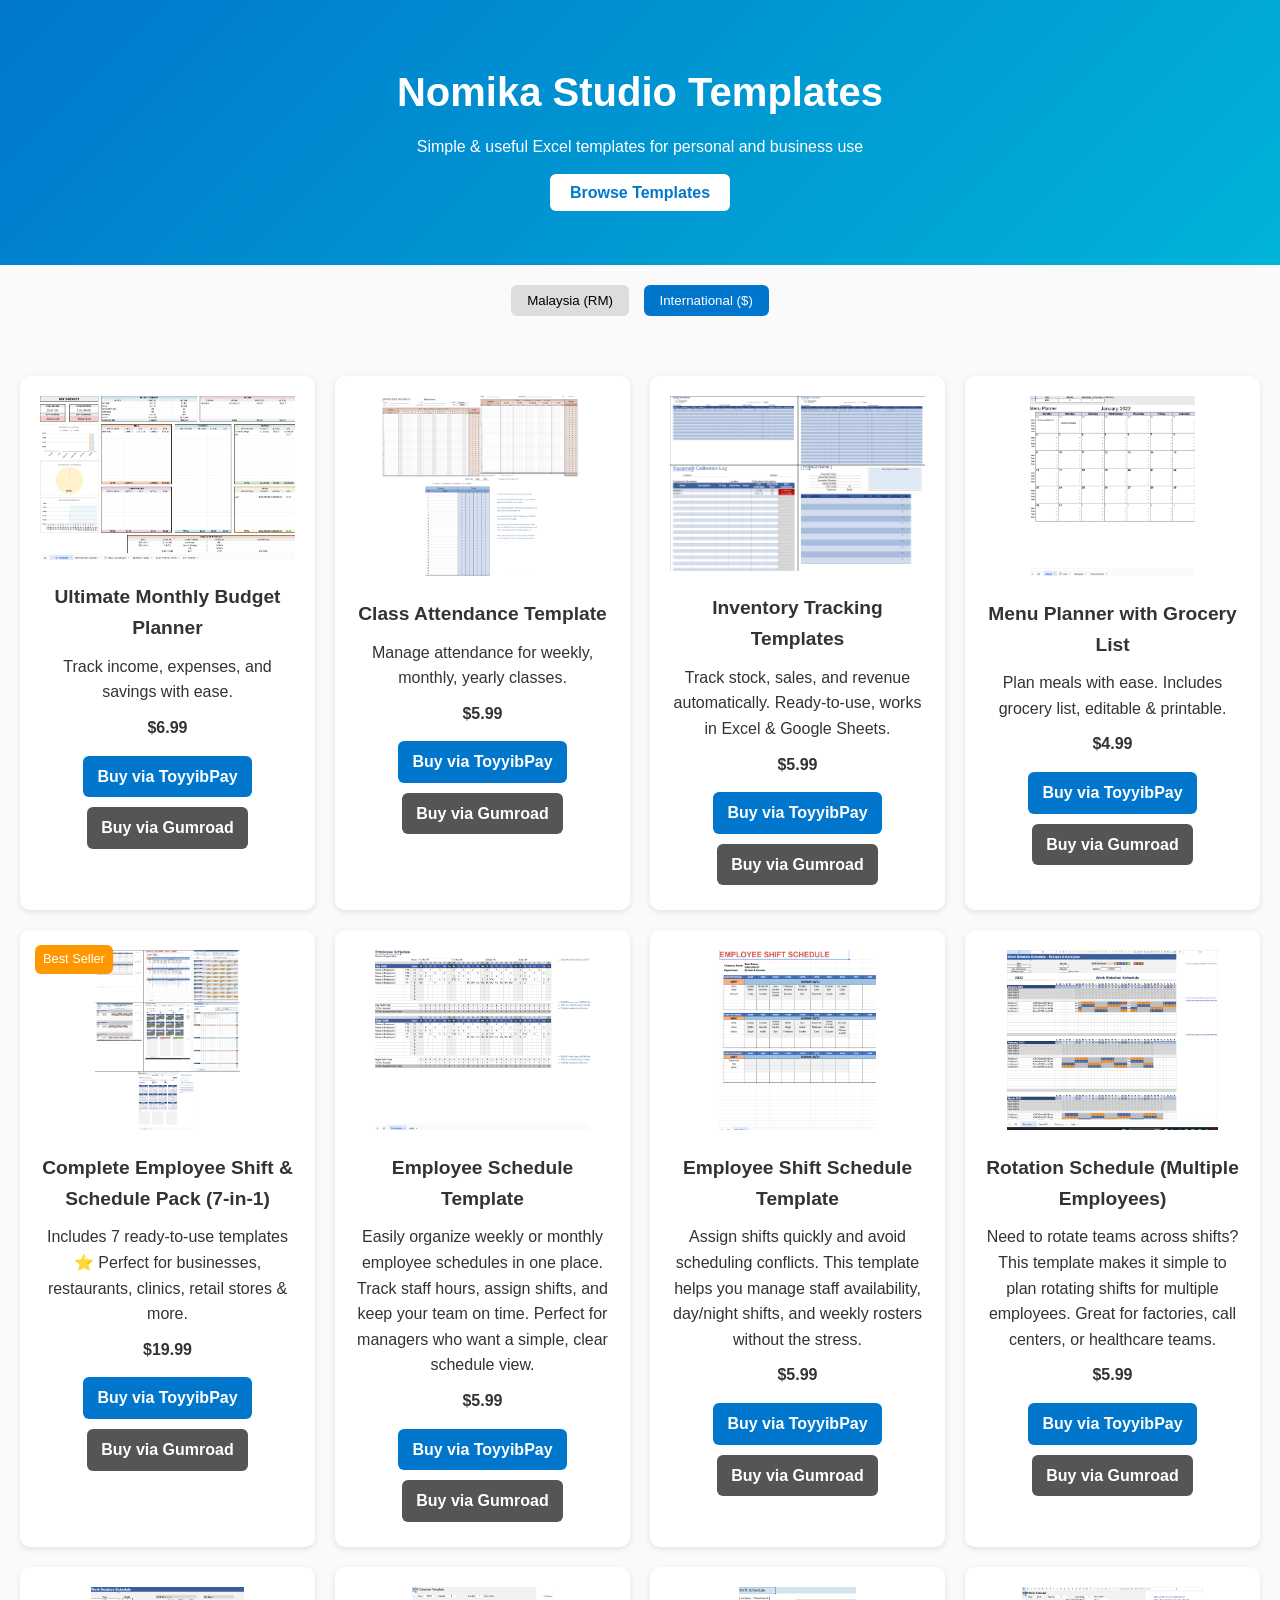
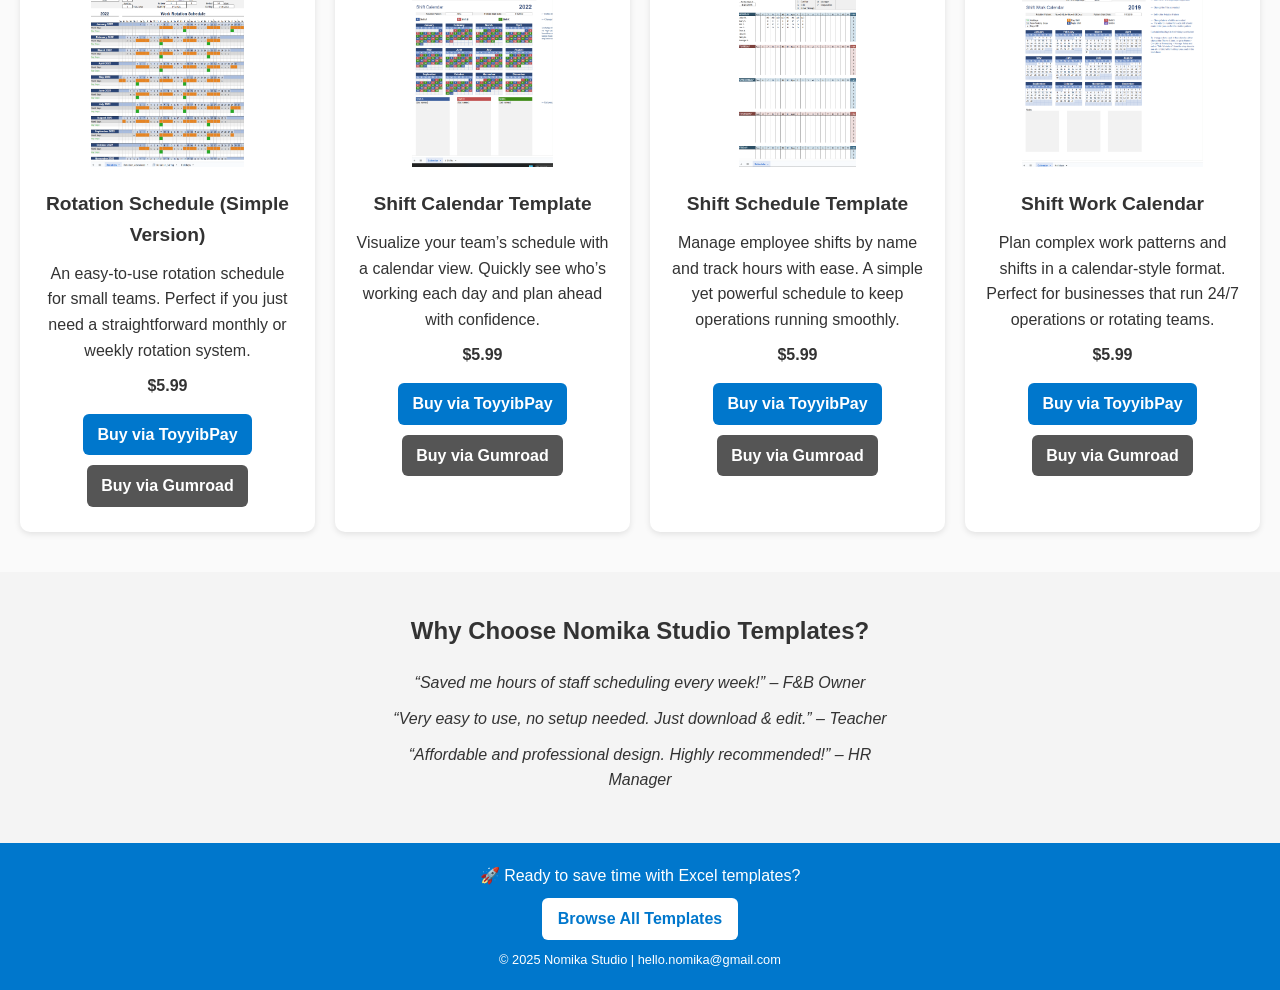
<file: index.html>
<!DOCTYPE html>
<html lang="en">
<head>
  <meta charset="UTF-8" />
  <meta name="viewport" content="width=device-width, initial-scale=1.0" />
  <title>Nomika Studio Templates | Excel Templates for Work & Life</title>

  <!-- SEO -->
  <meta name="description" content="Nomika Studio offers simple & useful Excel templates for business and personal use — budget planners, attendance trackers, shift schedules & more." />
  <meta name="keywords" content="Excel templates, budget planner, employee schedule, class attendance, productivity tools, Malaysia, download Excel, Google Sheets templates" />
  <meta name="author" content="Nomika Studio" />

  <link rel="stylesheet" href="styles.css">
</head>
<body>
  <!-- Header / Hero -->
  <header id="site-header" class="header">
    <h1>Nomika Studio Templates</h1>
    <p>Simple & useful Excel templates for personal and business use</p>
    <a href="#product-container" class="btn hero-btn">Browse Templates</a>
  </header>

  <!-- Toggle section -->
  <section id="toggle-section" class="currency-toggle hidden">
    <button id="btn-local">Malaysia (RM)</button>
    <button id="btn-int">International ($)</button>
  </section>

  <!-- Loading state -->
  <div id="loading" class="loading">
    <div class="spinner"></div>
    <p>Loading templates…</p>
  </div>

  <!-- Product container -->
  <main id="product-container" class="container hidden">
    <!-- Product 1 -->
    <div class="product-card fade-in">
      <img src="images/budget-planner.png" alt="Ultimate Monthly Budget Planner Template">
      <h2>Ultimate Monthly Budget Planner</h2>
      <p>Track income, expenses, and savings with ease.</p>
      <p class="price" data-local="RM25" data-int="$6.99">RM25</p>
      <div class="buttons">
        <a href="https://toyyibpay.com/Monthly-Template-Excel" target="_blank" class="btn toyyib buy-local">Buy via ToyyibPay</a>
        <a href="https://nomikastudio.gumroad.com/l/wjjgc" target="_blank" class="btn gumroad buy-int hidden">Buy via Gumroad</a>
      </div>
    </div>

    <!-- Product 2 -->
    <div class="product-card fade-in">
      <img src="images/class-attendance.png" alt="Class Attendance Tracker Excel Template">
      <h2>Class Attendance Template</h2>
      <p>Manage attendance for weekly, monthly, yearly classes.</p>
      <p class="price" data-local="RM20" data-int="$5.99">RM20</p>
      <div class="buttons">
        <a href="https://toyyibpay.com/ClassAttendance" target="_blank" class="btn toyyib buy-local">Buy via ToyyibPay</a>
        <a href="https://nomikastudio.gumroad.com/l/gisrq" target="_blank" class="btn gumroad buy-int hidden">Buy via Gumroad</a>
      </div>
    </div>

    <!-- Product 3 -->
    <div class="product-card fade-in">
      <img src="images/inventory-tracking.png" alt="Inventory Tracking Excel Template">
      <h2>Inventory Tracking Templates</h2>
      <p>Track stock, sales, and revenue automatically. Ready-to-use, works in Excel & Google Sheets.</p>
      <p class="price" data-local="RM30" data-int="$5.99">RM30</p>
      <div class="buttons">
        <a href="https://toyyibpay.com/Inventory-Tracking" target="_blank" class="btn toyyib buy-local">Buy via ToyyibPay</a>
        <a href="https://nomikastudio.gumroad.com/l/ulgkyn" target="_blank" class="btn gumroad buy-int hidden">Buy via Gumroad</a>
      </div>
    </div>

    <!-- Product 4 -->
    <div class="product-card fade-in">
      <img src="images/menu-planner.png" alt="Menu Planner Excel Template">
      <h2>Menu Planner with Grocery List</h2>
      <p>Plan meals with ease. Includes grocery list, editable & printable.</p>
      <p class="price" data-local="RM15" data-int="$4.99">RM15</p>
      <div class="buttons">
        <a href="https://toyyibpay.com/MENU-PLANNER-WITH-GROCERY-LIST" target="_blank" class="btn toyyib buy-local">Buy via ToyyibPay</a>
        <a href="https://nomikastudio.gumroad.com/l/jaaguu" target="_blank" class="btn gumroad buy-int hidden">Buy via Gumroad</a>
      </div>
    </div>

   <!-- Product 5 -->
    <div class="product-card fade-in">
      <span class="badge">Best Seller</span>
      <img src="images/bundle-1.png" alt="Complete Employee Shift & Schedule Template Pack 7-in-1">
      <h2>Complete Employee Shift & Schedule Pack (7-in-1)</h2>
      <p>Includes 7 ready-to-use templates ⭐ Perfect for businesses, restaurants, clinics, retail stores & more.</p>
      <p class="price" data-local="RM90" data-int="$19.99">RM90</p>
      <div class="buttons">
        <a href="https://toyyibpay.com/Schedule-Template-Bundle" target="_blank" class="btn toyyib buy-local">Buy via ToyyibPay</a>
        <a href="https://nomikastudio.gumroad.com/l/wrvsb" target="_blank" class="btn gumroad buy-int hidden">Buy via Gumroad</a>
      </div>
    </div>

  <!-- Product 6 -->
    <div class="product-card fade-in">
      <img src="images/employee-schedule.png" alt="Employee Schedule Template">
      <h2>Employee Schedule Template</h2>
      <p>Easily organize weekly or monthly employee schedules in one place. Track staff hours, assign shifts, and keep your team on time. Perfect for managers who want a simple, clear schedule view.</p>
      <p class="price" data-local="RM25" data-int="$5.99">RM25</p>
      <div class="buttons">
        <a href="https://toyyibpay.com/Employee-Work-Schedule" target="_blank" class="btn toyyib buy-local">Buy via ToyyibPay</a>
        <a href="https://nomikastudio.gumroad.com/l/inxstz" target="_blank" class="btn gumroad buy-int hidden">Buy via Gumroad</a>
      </div>
    </div>

    <!-- Product 7 -->
    <div class="product-card fade-in">
      <img src="images/Employee-Shift-Schedule-Template.png" alt="Employee Shift Schedule Template">
      <h2>Employee Shift Schedule Template</h2>
      <p>Assign shifts quickly and avoid scheduling conflicts. This template helps you manage staff availability, day/night shifts, and weekly rosters without the stress.</p>
      <p class="price" data-local="RM25" data-int="$5.99">RM25</p>
      <div class="buttons">
        <a href="https://toyyibpay.com/Employee-Shift-Template" target="_blank" class="btn toyyib buy-local">Buy via ToyyibPay</a>
        <a href="https://nomikastudio.gumroad.com/l/nvjlin" target="_blank" class="btn gumroad buy-int hidden">Buy via Gumroad</a>
      </div>
    </div>

    <!-- Product 8 -->
    <div class="product-card fade-in">
      <img src="images/rotation-schedule-multiple-employees.png" alt="Rotation Schedule (Multiple Employees)">
      <h2>Rotation Schedule (Multiple Employees)</h2>
      <p>Need to rotate teams across shifts? This template makes it simple to plan rotating shifts for multiple employees. Great for factories, call centers, or healthcare teams.</p>
      <p class="price" data-local="RM25" data-int="$5.99">RM25</p>
      <div class="buttons">
        <a href="https://toyyibpay.com/Rotation-Schedule-Multiple" target="_blank" class="btn toyyib buy-local">Buy via ToyyibPay</a>
        <a href="https://nomikastudio.gumroad.com/l/ihtnm" target="_blank" class="btn gumroad buy-int hidden">Buy via Gumroad</a>
      </div>
    </div>

     <!-- Product 9 -->
    <div class="product-card fade-in">
      <img src="images/rotation.png" alt="Rotation Schedule (Simple Version)">
      <h2>Rotation Schedule (Simple Version)</h2>
      <p>An easy-to-use rotation schedule for small teams. Perfect if you just need a straightforward monthly or weekly rotation system.</p>
      <p class="price" data-local="RM25" data-int="$5.99">RM25</p>
      <div class="buttons">
        <a href="https://toyyibpay.com/Rotation-Schedule-Simple" target="_blank" class="btn toyyib buy-local">Buy via ToyyibPay</a>
        <a href="https://nomikastudio.gumroad.com/l/atqpft" target="_blank" class="btn gumroad buy-int hidden">Buy via Gumroad</a>
      </div>
    </div>

     <!-- Product 10 -->
    <div class="product-card fade-in">
      <img src="images/shift-calendar.png" alt="Shift Calendar Template">
      <h2>Shift Calendar Template</h2>
      <p>Visualize your team’s schedule with a calendar view. Quickly see who’s working each day and plan ahead with confidence.</p>
      <p class="price" data-local="RM25" data-int="$5.99">RM25</p>
      <div class="buttons">
        <a href="https://toyyibpay.com/Shift-Calendar-Template" target="_blank" class="btn toyyib buy-local">Buy via ToyyibPay</a>
        <a href="https://nomikastudio.gumroad.com/l/fyuoxe" target="_blank" class="btn gumroad buy-int hidden">Buy via Gumroad</a>
      </div>
    </div>

    <!-- Product 11 -->
    <div class="product-card fade-in">
      <img src="images/shift-schedule.png" alt="Shift Schedule Template">
      <h2>Shift Schedule Template</h2>
      <p>Manage employee shifts by name and track hours with ease. A simple yet powerful schedule to keep operations running smoothly.</p>
      <p class="price" data-local="RM25" data-int="$5.99">RM25</p>
      <div class="buttons">
        <a href="https://toyyibpay.com/Shift-Template" target="_blank" class="btn toyyib buy-local">Buy via ToyyibPay</a>
        <a href="https://nomikastudio.gumroad.com/l/uihnnp" target="_blank" class="btn gumroad buy-int hidden">Buy via Gumroad</a>
      </div>
    </div>

     <!-- Product 11 -->
    <div class="product-card fade-in">
      <img src="images/shift-work-calender.png" alt="Shift Work Calendar">
      <h2>Shift Work Calendar</h2>
      <p>Plan complex work patterns and shifts in a calendar-style format. Perfect for businesses that run 24/7 operations or rotating teams.</p>
      <p class="price" data-local="RM25" data-int="$5.99">RM25</p>
      <div class="buttons">
        <a href="https://toyyibpay.com/Shift-Work-Calendar" target="_blank" class="btn toyyib buy-local">Buy via ToyyibPay</a>
        <a href="https://nomikastudio.gumroad.com/l/mvnttn" target="_blank" class="btn gumroad buy-int hidden">Buy via Gumroad</a>
      </div>
    </div>
  </main>

  <!-- Testimonials / Why Choose Us -->
  <section class="testimonials">
    <h2>Why Choose Nomika Studio Templates?</h2>
    <div class="testimonial-list">
      <blockquote>“Saved me hours of staff scheduling every week!” – F&B Owner</blockquote>
      <blockquote>“Very easy to use, no setup needed. Just download & edit.” – Teacher</blockquote>
      <blockquote>“Affordable and professional design. Highly recommended!” – HR Manager</blockquote>
    </div>
  </section>

  <!-- Footer -->
  <footer class="footer">
    <p>🚀 Ready to save time with Excel templates?</p>
    <a href="#product-container" class="btn footer-btn">Browse All Templates</a>
    <p class="small">© 2025 Nomika Studio | hello.nomika@gmail.com</p>
  </footer>

  <script src="script.js"></script>
</body>
</html>
</file>
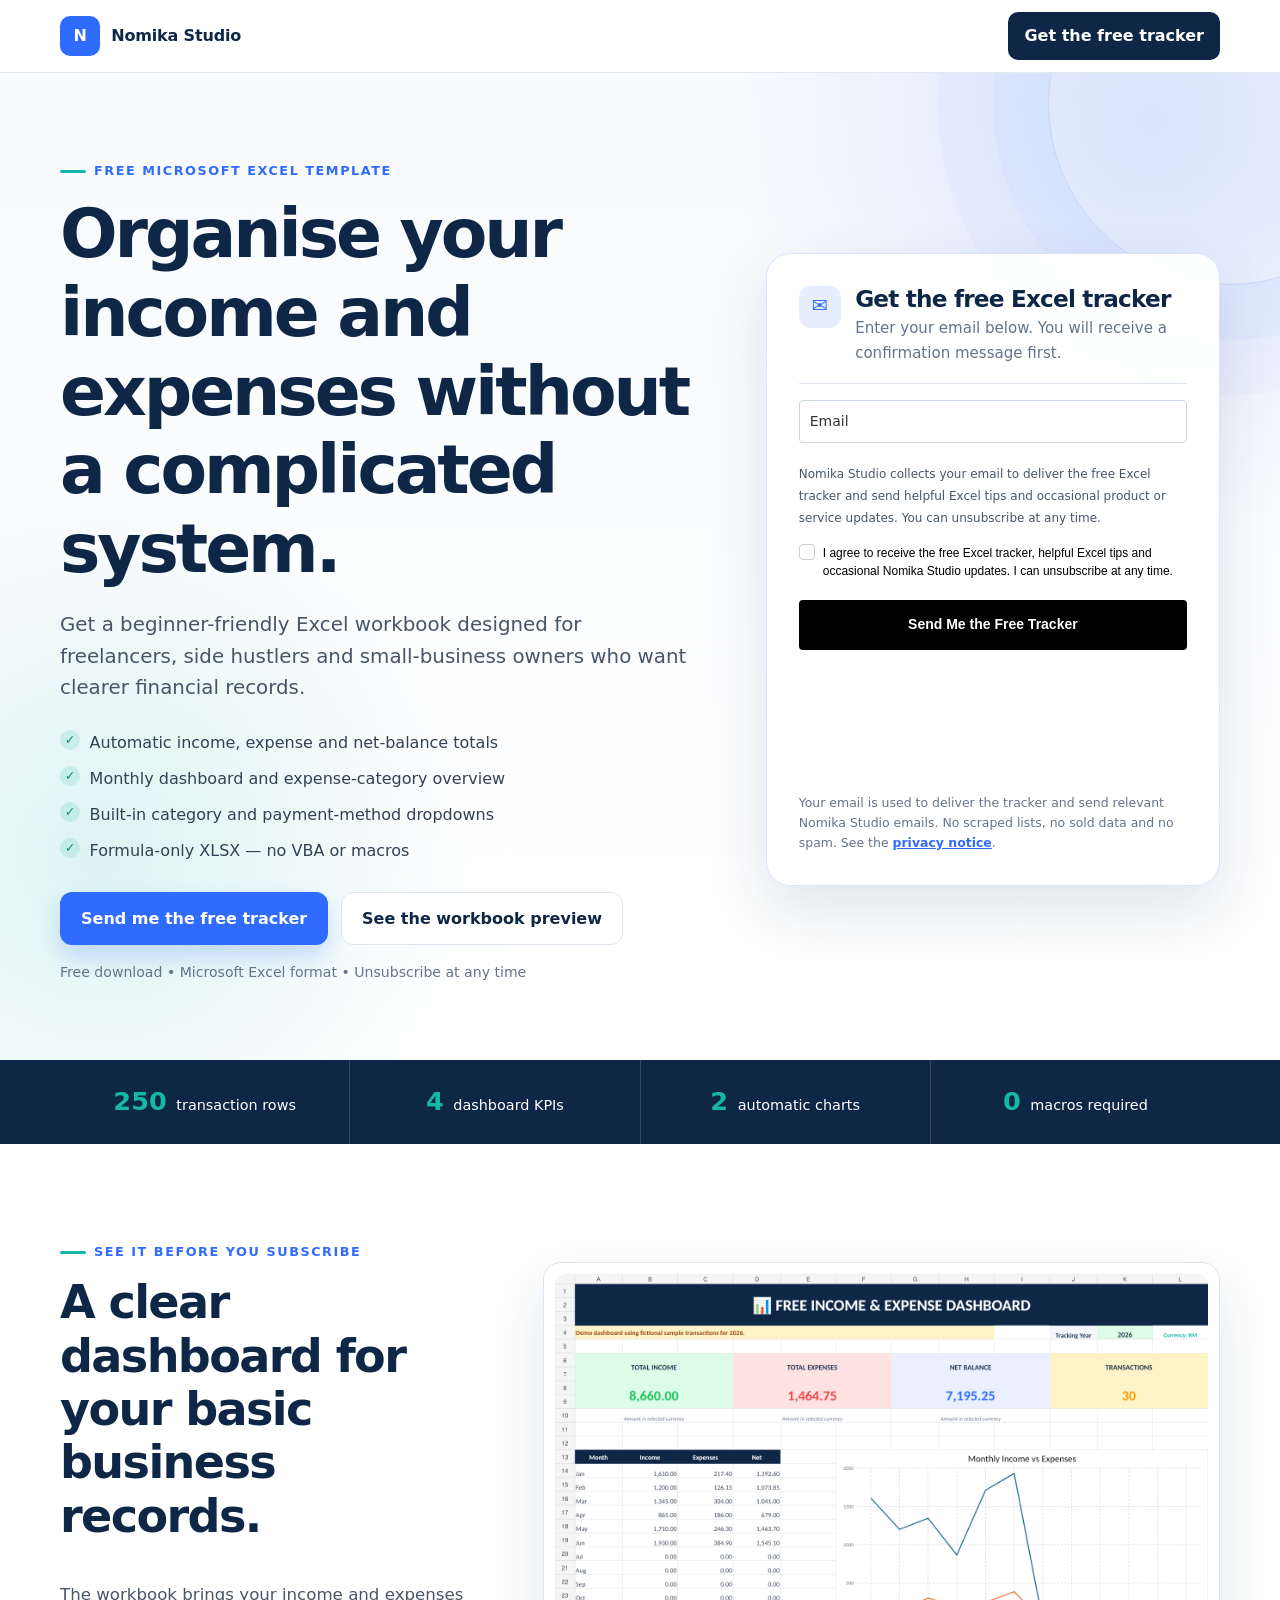
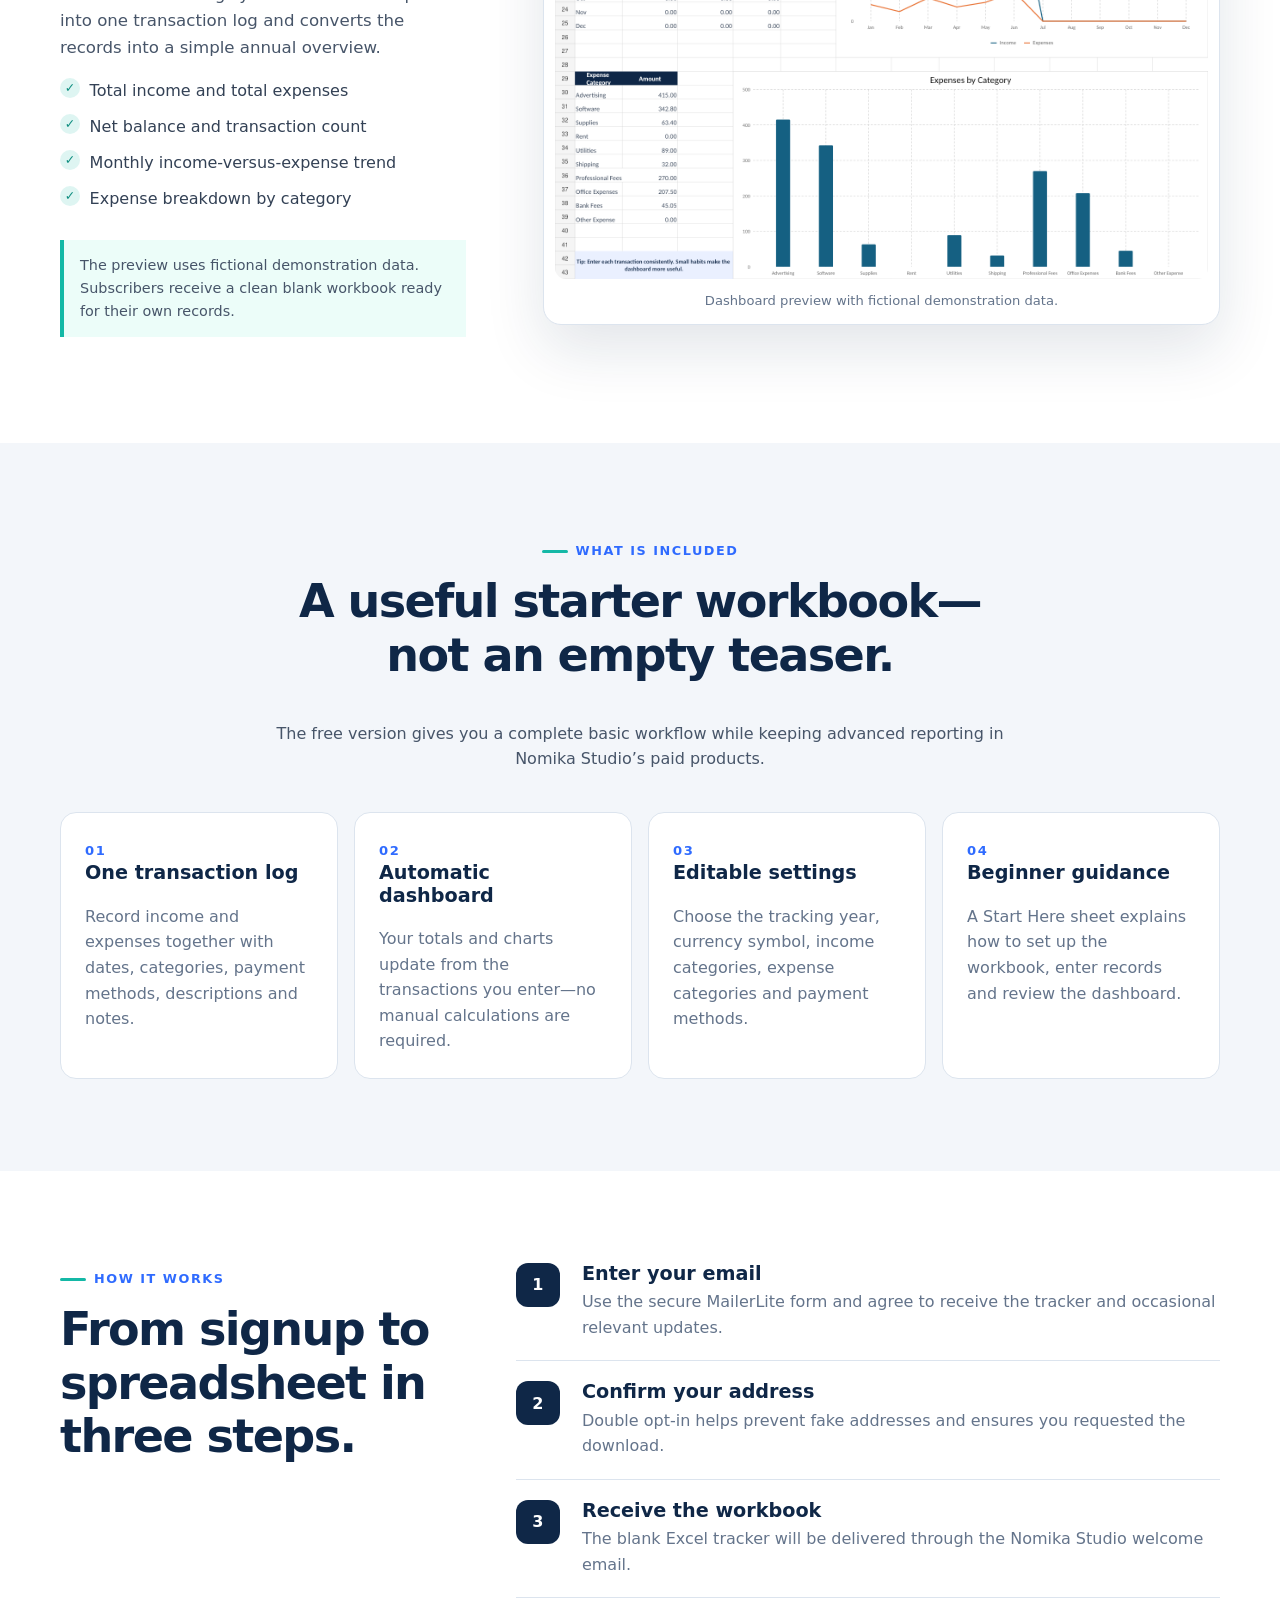
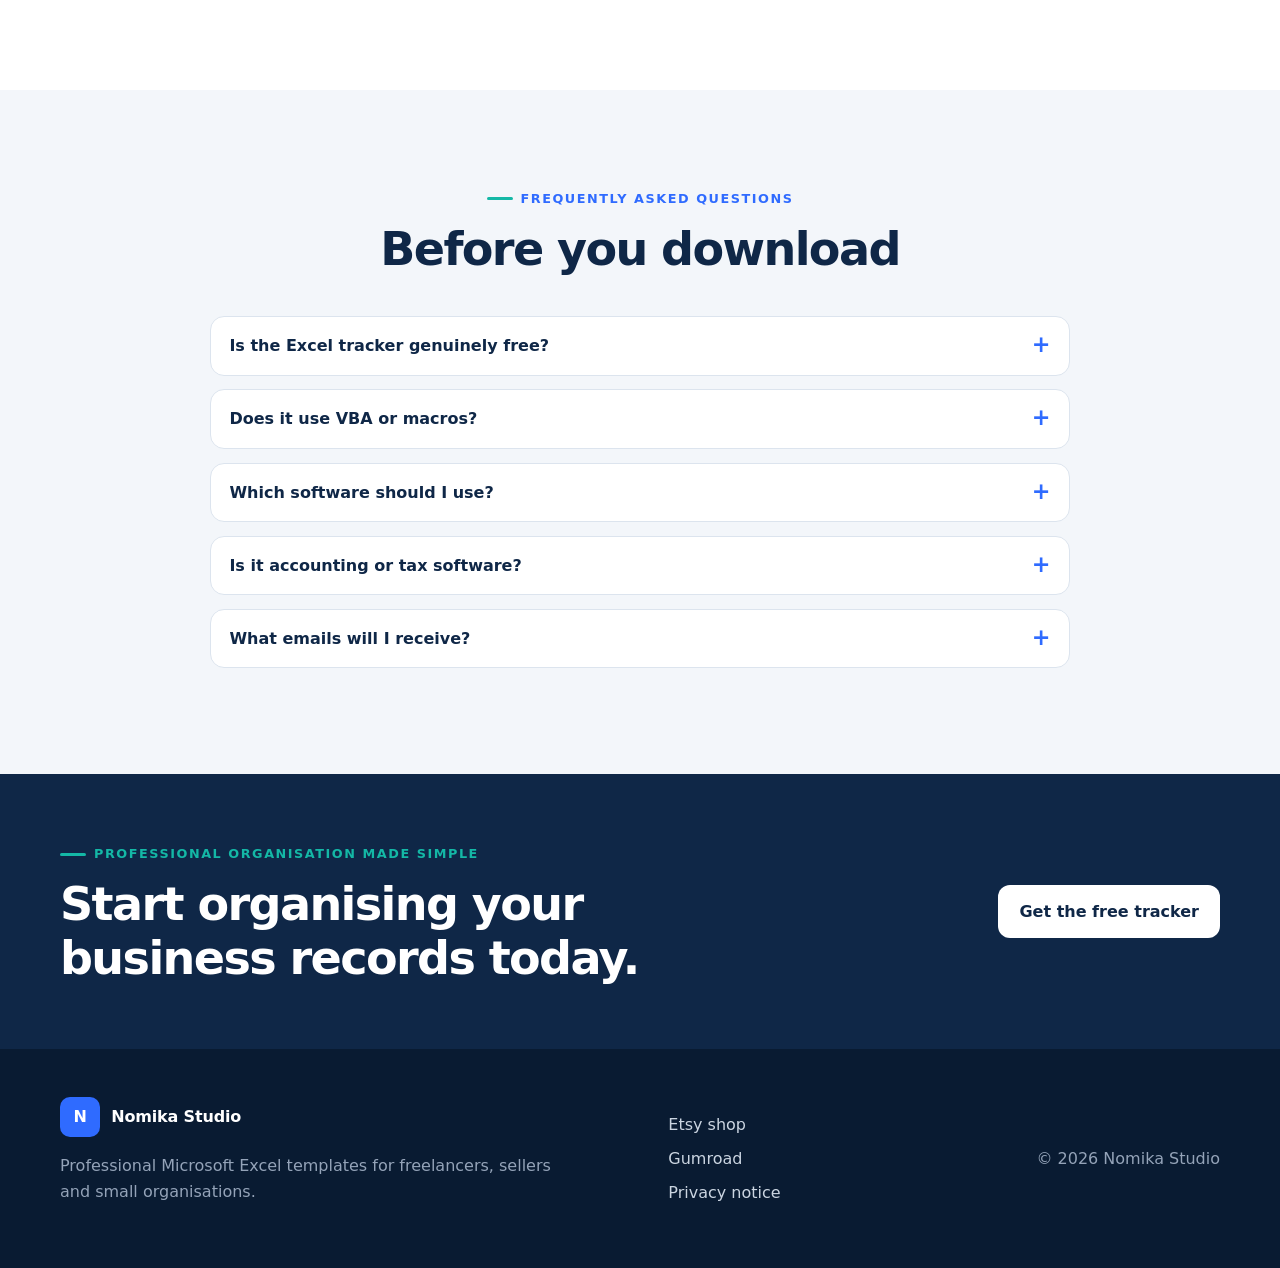
<file: free-excel-tracker/index.html>
<!doctype html>
<html lang="en">
<head>
  <meta charset="utf-8">
  <meta name="viewport" content="width=device-width, initial-scale=1">
  <meta name="description" content="Get the free Nomika Studio Excel Income & Expense Starter Tracker for freelancers, side hustlers and small businesses.">
  <meta name="theme-color" content="#0F2747">
  <meta property="og:title" content="Free Excel Income & Expense Starter Tracker | Nomika Studio">
  <meta property="og:description" content="A beginner-friendly, formula-only Excel tracker with automatic totals, a dashboard and room for 250 transactions.">
  <meta property="og:type" content="website">
  <meta property="og:image" content="assets/dashboard-preview.png">
  <title>Free Excel Income & Expense Starter Tracker | Nomika Studio</title>
  <link rel="stylesheet" href="styles.css">
</head>
<body>
  <a class="skip-link" href="#main-content">Skip to main content</a>

  <header class="site-header">
    <div class="container header-inner">
      <a class="brand" href="../" aria-label="Nomika Studio home">
        <span class="brand-mark" aria-hidden="true">N</span>
        <span>Nomika Studio</span>
      </a>
      <a class="header-cta" href="#signup">Get the free tracker</a>
    </div>
  </header>

  <main id="main-content">
    <section class="hero">
      <div class="container hero-grid">
        <div class="hero-copy">
          <span class="eyebrow">Free Microsoft Excel template</span>
          <h1>Organise your income and expenses without a complicated system.</h1>
          <p class="hero-lead">Get a beginner-friendly Excel workbook designed for freelancers, side hustlers and small-business owners who want clearer financial records.</p>

          <ul class="hero-points" aria-label="Workbook highlights">
            <li>Automatic income, expense and net-balance totals</li>
            <li>Monthly dashboard and expense-category overview</li>
            <li>Built-in category and payment-method dropdowns</li>
            <li>Formula-only XLSX — no VBA or macros</li>
          </ul>

          <div class="hero-actions">
            <a class="button button-primary" href="#signup">Send me the free tracker</a>
            <a class="button button-secondary" href="#preview">See the workbook preview</a>
          </div>

          <p class="microcopy">Free download • Microsoft Excel format • Unsubscribe at any time</p>
        </div>

        <aside class="signup-card" id="signup" aria-labelledby="signup-title">
          <div class="signup-card-heading">
            <span class="signup-icon" aria-hidden="true">✉</span>
            <div>
              <h2 id="signup-title">Get the free Excel tracker</h2>
              <p>Enter your email below. You will receive a confirmation message first.</p>
            </div>
          </div>

          <!-- MailerLite embedded form begins -->
          <div id="mailer-form-slot"></div>
          <!-- MailerLite embedded form ends -->

          <p class="privacy-note">Your email is used to deliver the tracker and send relevant Nomika Studio emails. No scraped lists, no sold data and no spam. See the <a href="privacy.html">privacy notice</a>.</p>
        </aside>
      </div>
    </section>

    <section class="trust-strip" aria-label="Compatibility information">
      <div class="container trust-grid">
        <div><strong>250</strong><span>transaction rows</span></div>
        <div><strong>4</strong><span>dashboard KPIs</span></div>
        <div><strong>2</strong><span>automatic charts</span></div>
        <div><strong>0</strong><span>macros required</span></div>
      </div>
    </section>

    <section class="section" id="preview">
      <div class="container preview-grid">
        <div class="section-copy">
          <span class="eyebrow">See it before you subscribe</span>
          <h2>A clear dashboard for your basic business records.</h2>
          <p>The workbook brings your income and expenses into one transaction log and converts the records into a simple annual overview.</p>
          <ul class="check-list">
            <li>Total income and total expenses</li>
            <li>Net balance and transaction count</li>
            <li>Monthly income-versus-expense trend</li>
            <li>Expense breakdown by category</li>
          </ul>
          <p class="small-note">The preview uses fictional demonstration data. Subscribers receive a clean blank workbook ready for their own records.</p>
        </div>
        <figure class="workbook-preview">
          <img src="assets/dashboard-preview.png" alt="Nomika Studio free Excel tracker dashboard showing fictional income and expense data" loading="lazy">
          <figcaption>Dashboard preview with fictional demonstration data.</figcaption>
        </figure>
      </div>
    </section>

    <section class="section section-muted">
      <div class="container">
        <div class="section-heading">
          <span class="eyebrow">What is included</span>
          <h2>A useful starter workbook—not an empty teaser.</h2>
          <p>The free version gives you a complete basic workflow while keeping advanced reporting in Nomika Studio’s paid products.</p>
        </div>

        <div class="feature-grid">
          <article class="feature-card">
            <span class="feature-number">01</span>
            <h3>One transaction log</h3>
            <p>Record income and expenses together with dates, categories, payment methods, descriptions and notes.</p>
          </article>
          <article class="feature-card">
            <span class="feature-number">02</span>
            <h3>Automatic dashboard</h3>
            <p>Your totals and charts update from the transactions you enter—no manual calculations are required.</p>
          </article>
          <article class="feature-card">
            <span class="feature-number">03</span>
            <h3>Editable settings</h3>
            <p>Choose the tracking year, currency symbol, income categories, expense categories and payment methods.</p>
          </article>
          <article class="feature-card">
            <span class="feature-number">04</span>
            <h3>Beginner guidance</h3>
            <p>A Start Here sheet explains how to set up the workbook, enter records and review the dashboard.</p>
          </article>
        </div>
      </div>
    </section>

    <section class="section">
      <div class="container how-grid">
        <div class="section-copy">
          <span class="eyebrow">How it works</span>
          <h2>From signup to spreadsheet in three steps.</h2>
        </div>
        <ol class="steps-list">
          <li>
            <span>1</span>
            <div><h3>Enter your email</h3><p>Use the secure MailerLite form and agree to receive the tracker and occasional relevant updates.</p></div>
          </li>
          <li>
            <span>2</span>
            <div><h3>Confirm your address</h3><p>Double opt-in helps prevent fake addresses and ensures you requested the download.</p></div>
          </li>
          <li>
            <span>3</span>
            <div><h3>Receive the workbook</h3><p>The blank Excel tracker will be delivered through the Nomika Studio welcome email.</p></div>
          </li>
        </ol>
      </div>
    </section>

    <section class="section section-muted" id="faq">
      <div class="container faq-wrap">
        <div class="section-heading">
          <span class="eyebrow">Frequently asked questions</span>
          <h2>Before you download</h2>
        </div>

        <div class="faq-list">
          <details>
            <summary>Is the Excel tracker genuinely free?</summary>
            <p>Yes. After confirming your email, you receive the blank starter tracker without a purchase requirement.</p>
          </details>
          <details>
            <summary>Does it use VBA or macros?</summary>
            <p>No. It is a formula-only XLSX workbook and does not require macros to be enabled.</p>
          </details>
          <details>
            <summary>Which software should I use?</summary>
            <p>The workbook is designed for Microsoft Excel. Some features may behave differently in other spreadsheet applications.</p>
          </details>
          <details>
            <summary>Is it accounting or tax software?</summary>
            <p>No. It is an organisational spreadsheet and does not replace professional accounting, tax, legal or financial advice.</p>
          </details>
          <details>
            <summary>What emails will I receive?</summary>
            <p>You will receive the tracker, practical Excel tips and occasional Nomika Studio product or service updates. Every marketing email includes an unsubscribe option.</p>
          </details>
        </div>
      </div>
    </section>

    <section class="final-cta">
      <div class="container final-cta-inner">
        <div>
          <span class="eyebrow eyebrow-light">Professional organisation made simple</span>
          <h2>Start organising your business records today.</h2>
        </div>
        <a class="button button-light" href="#signup">Get the free tracker</a>
      </div>
    </section>
  </main>

  <footer class="site-footer">
    <div class="container footer-grid">
      <div>
        <a class="brand brand-footer" href="../">
          <span class="brand-mark" aria-hidden="true">N</span>
          <span>Nomika Studio</span>
        </a>
        <p>Professional Microsoft Excel templates for freelancers, sellers and small organisations.</p>
      </div>
      <nav aria-label="Footer links">
        <a href="https://nomikastudio.etsy.com" rel="noopener noreferrer">Etsy shop</a>
        <a href="https://nomikastudio.gumroad.com" rel="noopener noreferrer">Gumroad</a>
        <a href="privacy.html">Privacy notice</a>
      </nav>
      <p class="copyright">© <span id="current-year">2026</span> Nomika Studio</p>
    </div>
  </footer>

  <script src="script.js"></script>
  <script>
    fetch('mailer-form-embed.html')
      .then(function (response) {
        if (!response.ok) throw new Error('MailerLite form could not be loaded.');
        return response.text();
      })
      .then(function (html) {
        var slot = document.getElementById('mailer-form-slot');
        slot.innerHTML = html;
        var scripts = slot.querySelectorAll('script');
        scripts.forEach(function (oldScript) {
          var newScript = document.createElement('script');
          Array.from(oldScript.attributes).forEach(function (attribute) {
            newScript.setAttribute(attribute.name, attribute.value);
          });
          newScript.textContent = oldScript.textContent;
          oldScript.parentNode.replaceChild(newScript, oldScript);
        });
      })
      .catch(function () {
        document.getElementById('mailer-form-slot').innerHTML = '<p class="form-error">The signup form could not load. Please refresh the page or try again later.</p>';
      });
  </script>
</body>
</html>
</file>
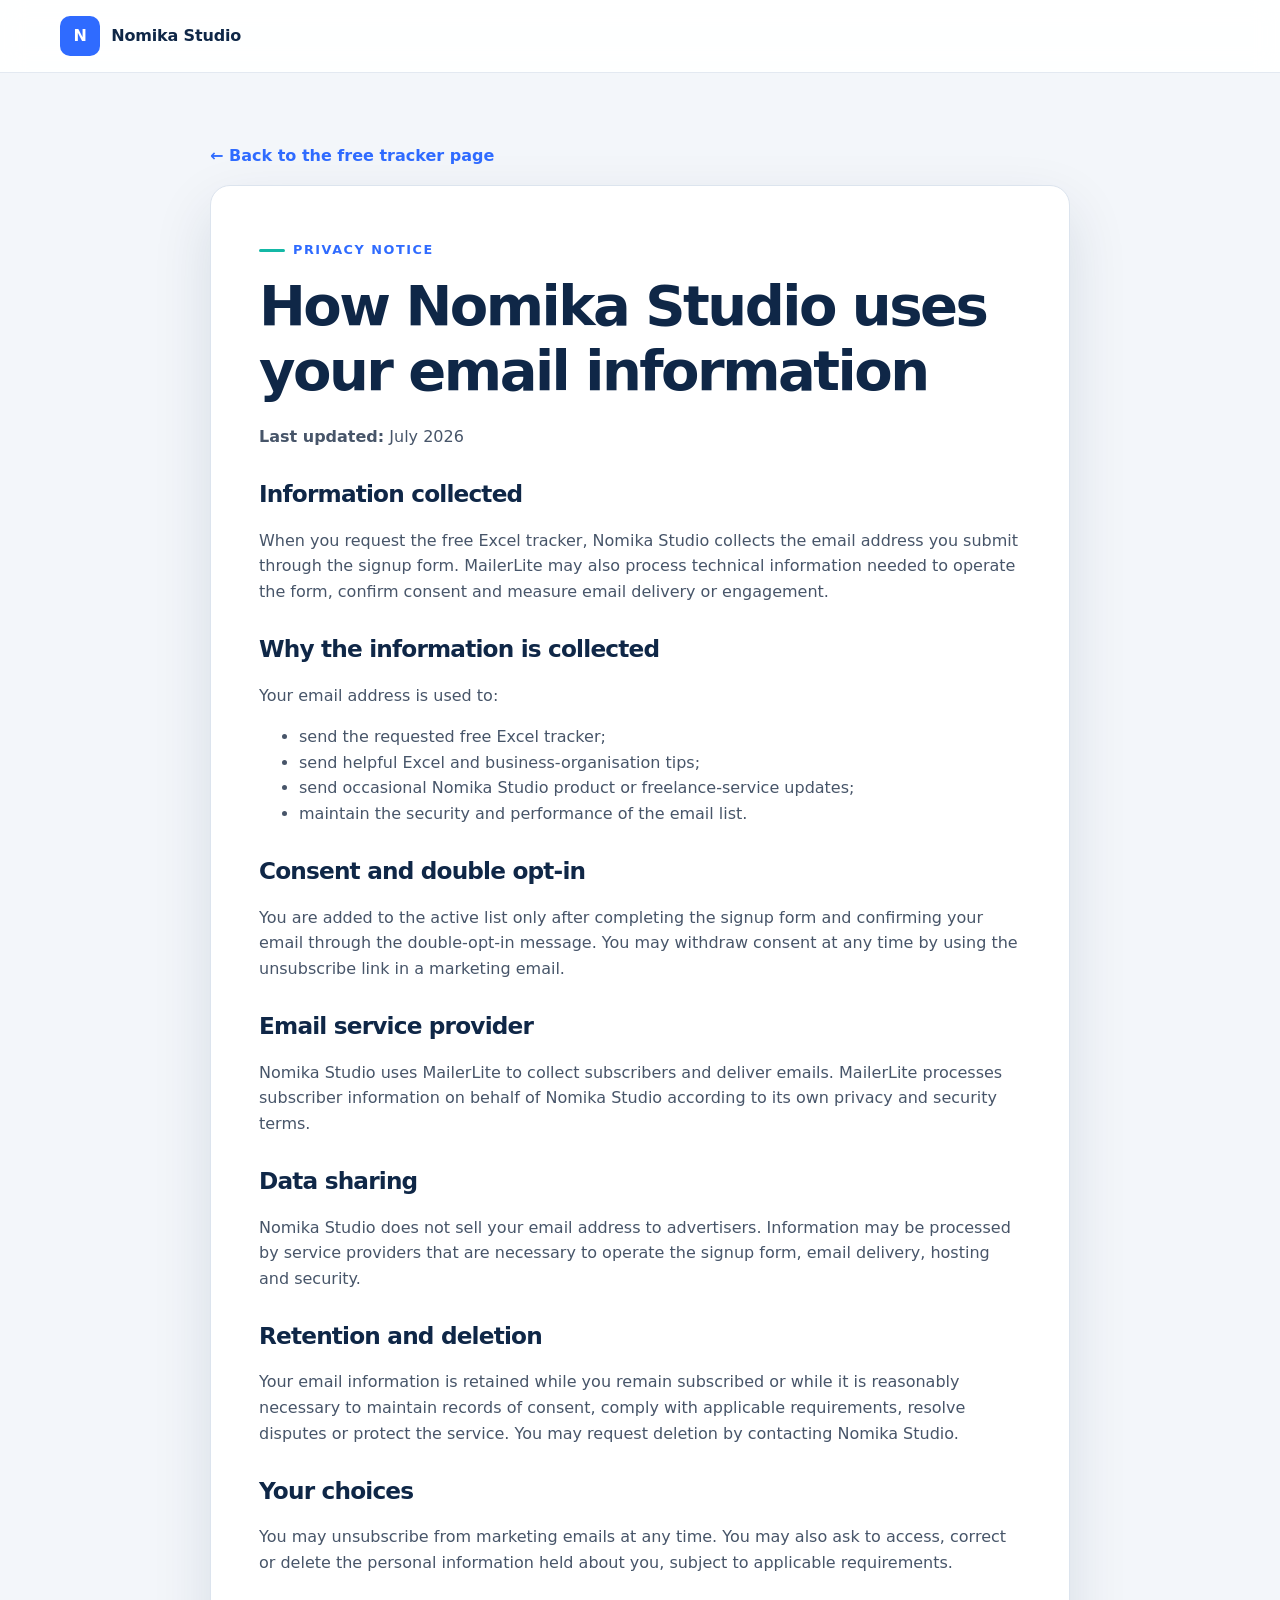
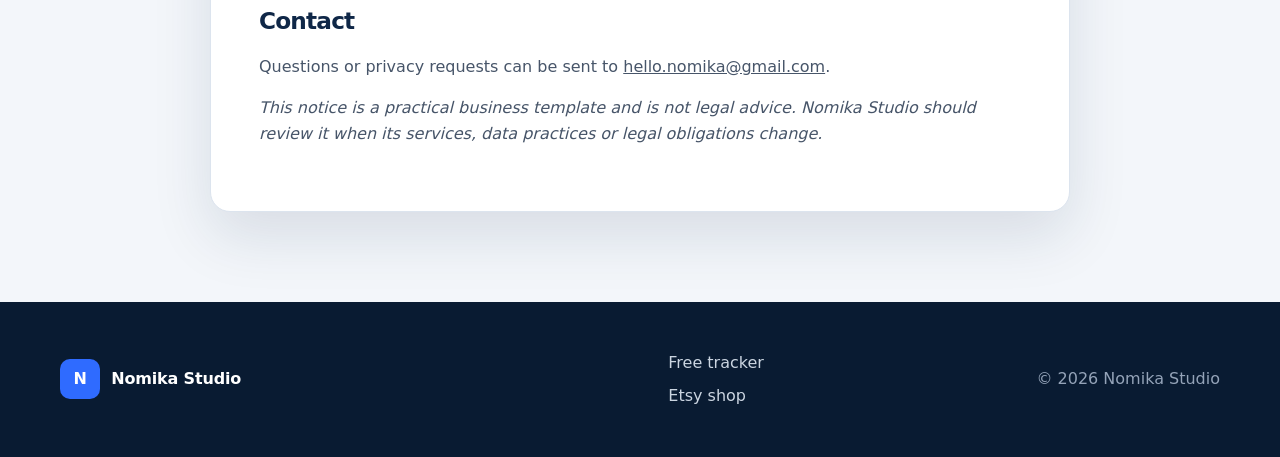
<file: free-excel-tracker/privacy.html>
<!doctype html>
<html lang="en">
<head>
  <meta charset="utf-8">
  <meta name="viewport" content="width=device-width, initial-scale=1">
  <meta name="description" content="Privacy notice for the Nomika Studio Free Excel Tracker email signup.">
  <meta name="theme-color" content="#0F2747">
  <title>Privacy Notice | Nomika Studio</title>
  <link rel="stylesheet" href="styles.css">
</head>
<body class="privacy-page">
  <header class="site-header">
    <div class="container header-inner">
      <a class="brand" href="index.html"><span class="brand-mark" aria-hidden="true">N</span><span>Nomika Studio</span></a>
    </div>
  </header>

  <main class="container privacy-shell">
    <a class="back-link" href="index.html">← Back to the free tracker page</a>
    <article class="privacy-content">
      <span class="eyebrow">Privacy notice</span>
      <h1>How Nomika Studio uses your email information</h1>
      <p><strong>Last updated:</strong> July 2026</p>

      <h2>Information collected</h2>
      <p>When you request the free Excel tracker, Nomika Studio collects the email address you submit through the signup form. MailerLite may also process technical information needed to operate the form, confirm consent and measure email delivery or engagement.</p>

      <h2>Why the information is collected</h2>
      <p>Your email address is used to:</p>
      <ul>
        <li>send the requested free Excel tracker;</li>
        <li>send helpful Excel and business-organisation tips;</li>
        <li>send occasional Nomika Studio product or freelance-service updates;</li>
        <li>maintain the security and performance of the email list.</li>
      </ul>

      <h2>Consent and double opt-in</h2>
      <p>You are added to the active list only after completing the signup form and confirming your email through the double-opt-in message. You may withdraw consent at any time by using the unsubscribe link in a marketing email.</p>

      <h2>Email service provider</h2>
      <p>Nomika Studio uses MailerLite to collect subscribers and deliver emails. MailerLite processes subscriber information on behalf of Nomika Studio according to its own privacy and security terms.</p>

      <h2>Data sharing</h2>
      <p>Nomika Studio does not sell your email address to advertisers. Information may be processed by service providers that are necessary to operate the signup form, email delivery, hosting and security.</p>

      <h2>Retention and deletion</h2>
      <p>Your email information is retained while you remain subscribed or while it is reasonably necessary to maintain records of consent, comply with applicable requirements, resolve disputes or protect the service. You may request deletion by contacting Nomika Studio.</p>

      <h2>Your choices</h2>
      <p>You may unsubscribe from marketing emails at any time. You may also ask to access, correct or delete the personal information held about you, subject to applicable requirements.</p>

      <h2>Contact</h2>
      <p>Questions or privacy requests can be sent to <a href="mailto:hello.nomika@gmail.com">hello.nomika@gmail.com</a>.</p>

      <p><em>This notice is a practical business template and is not legal advice. Nomika Studio should review it when its services, data practices or legal obligations change.</em></p>
    </article>
  </main>

  <footer class="site-footer">
    <div class="container footer-grid">
      <div><span class="brand brand-footer"><span class="brand-mark" aria-hidden="true">N</span><span>Nomika Studio</span></span></div>
      <nav aria-label="Footer links"><a href="index.html">Free tracker</a><a href="https://nomikastudio.etsy.com">Etsy shop</a></nav>
      <p class="copyright">© <span id="current-year">2026</span> Nomika Studio</p>
    </div>
  </footer>
  <script src="script.js"></script>
</body>
</html>
</file>
<file: styles.css>
/* Reset */
* { margin: 0; padding: 0; box-sizing: border-box; }
body {
  font-family: 'Segoe UI', Tahoma, Geneva, Verdana, sans-serif;
  background: #fafafa;
  color: #333;
  line-height: 1.6;
}

/* Header */
.header {
  text-align: center;
  padding: 60px 20px;
  background: linear-gradient(135deg, #0077cc, #00b4d8);
  color: #fff;
  transition: all 0.3s ease;
}
.header.shrink {
  padding: 20px 10px;
}
.header h1 {
  font-size: 2.5rem;
  margin-bottom: 10px;
}
.header p {
  margin-bottom: 20px;
}
.hero-btn {
  background: #fff;
  color: #0077cc;
  padding: 10px 20px;
  border-radius: 6px;
  text-decoration: none;
  font-weight: bold;
  transition: background 0.3s;
}
.hero-btn:hover {
  background: #f0f0f0;
}

/* Currency Toggle */
.currency-toggle {
  text-align: center;
  padding: 20px;
}
.currency-toggle button {
  padding: 8px 16px;
  margin: 0 5px;
  border: none;
  border-radius: 6px;
  cursor: pointer;
  background: #ddd;
  transition: background 0.3s;
}
.currency-toggle button.active,
.currency-toggle button:hover {
  background: #0077cc;
  color: #fff;
}

/* Loading */
.loading {
  display: flex;
  flex-direction: column;
  align-items: center;
  justify-content: center;
  padding: 60px 20px;
  color: #555;
  font-size: 1rem;
}
.spinner {
  width: 48px;
  height: 48px;
  border: 4px solid #ddd;
  border-top-color: #0077cc;
  border-radius: 50%;
  animation: spin 1s linear infinite;
  margin-bottom: 12px;
}
@keyframes spin {
  to { transform: rotate(360deg); }
}

/* Container */
.container {
  display: grid;
  grid-template-columns: repeat(auto-fit, minmax(280px, 1fr));
  gap: 20px;
  padding: 40px 20px;
}

/* Product Card */
.product-card {
  background: #fff;
  border-radius: 10px;
  padding: 20px;
  box-shadow: 0 2px 6px rgba(0,0,0,0.1);
  text-align: center;
  position: relative;
  opacity: 0;
  transform: translateY(20px);
  animation: fadeInUp 0.6s forwards;
}
.product-card img {
  width: 100%;
  max-height: 180px;
  object-fit: contain;
  margin-bottom: 15px;
}
.product-card h2 {
  font-size: 1.2rem;
  margin-bottom: 10px;
}
.product-card p {
  margin-bottom: 10px;
}
.price {
  font-weight: bold;
  margin-bottom: 10px;
}
.badge {
  position: absolute;
  top: 15px;
  left: 15px;
  background: #ff9800;
  color: #fff;
  padding: 4px 8px;
  border-radius: 6px;
  font-size: 0.8rem;
}
.buttons .btn {
  display: inline-block;
  margin: 5px;
  padding: 8px 14px;
  border-radius: 6px;
  text-decoration: none;
  font-weight: bold;
  transition: background 0.3s;
}
.btn.toyyib { background: #0077cc; color: #fff; }
.btn.gumroad { background: #555; color: #fff; }
.btn:hover { opacity: 0.9; }

/* Testimonials */
.testimonials {
  background: #f4f4f4;
  padding: 40px 20px;
  text-align: center;
}
.testimonials h2 {
  margin-bottom: 20px;
}
.testimonial-list blockquote {
  margin: 10px auto;
  font-style: italic;
  max-width: 500px;
}

/* Footer */
.footer {
  background: #0077cc;
  color: #fff;
  text-align: center;
  padding: 20px;
}
.footer-btn {
  background: #fff;
  color: #0077cc;
  padding: 8px 16px;
  border-radius: 6px;
  text-decoration: none;
  font-weight: bold;
  margin-top: 10px;
  display: inline-block;
}
.footer-btn:hover { background: #f0f0f0; }
.footer .small { margin-top: 10px; font-size: 0.8rem; }

/* Fade-in animation */
@keyframes fadeInUp {
  from { opacity: 0; transform: translateY(20px); }
  to { opacity: 1; transform: translateY(0); }
}
.fade-in { opacity: 0; }

/* Hidden class */
.hidden { display: none; }
</file>
<file: free-excel-tracker/styles.css>
:root {
  --navy: #0F2747;
  --blue: #2F6BFF;
  --blue-dark: #2456CC;
  --teal: #14B8A6;
  --green: #22C55E;
  --orange: #F59E0B;
  --red: #EF4444;
  --light: #F3F6FA;
  --dark: #334155;
  --muted: #64748B;
  --white: #FFFFFF;
  --border: #DCE4EE;
  --shadow: 0 24px 60px rgba(15, 39, 71, 0.12);
  --radius: 20px;
}

* { box-sizing: border-box; }
html { scroll-behavior: smooth; }
body {
  margin: 0;
  color: var(--dark);
  background: var(--white);
  font-family: Aptos, Inter, ui-sans-serif, system-ui, -apple-system, BlinkMacSystemFont, "Segoe UI", sans-serif;
  line-height: 1.6;
}
img { display: block; max-width: 100%; }
a { color: inherit; }
button, input { font: inherit; }

.skip-link {
  position: fixed;
  left: 1rem;
  top: -5rem;
  z-index: 100;
  padding: .75rem 1rem;
  background: var(--navy);
  color: var(--white);
  border-radius: .5rem;
}
.skip-link:focus { top: 1rem; }

.container {
  width: min(1160px, calc(100% - 2rem));
  margin-inline: auto;
}

.site-header {
  position: sticky;
  top: 0;
  z-index: 30;
  background: rgba(255, 255, 255, .92);
  backdrop-filter: blur(12px);
  border-bottom: 1px solid rgba(220, 228, 238, .8);
}
.header-inner {
  min-height: 72px;
  display: flex;
  align-items: center;
  justify-content: space-between;
  gap: 1rem;
}
.brand {
  display: inline-flex;
  align-items: center;
  gap: .7rem;
  color: var(--navy);
  font-weight: 800;
  text-decoration: none;
  letter-spacing: -.01em;
}
.brand-mark {
  width: 40px;
  height: 40px;
  display: grid;
  place-items: center;
  border-radius: 10px;
  background: var(--blue);
  color: var(--white);
  font-weight: 900;
}
.header-cta {
  padding: .72rem 1rem;
  border-radius: 10px;
  background: var(--navy);
  color: var(--white);
  font-weight: 700;
  text-decoration: none;
}
.header-cta:hover { background: var(--blue); }

.hero {
  overflow: hidden;
  position: relative;
  padding: 82px 0 76px;
  background:
    radial-gradient(circle at 90% 5%, rgba(47,107,255,.16), transparent 28%),
    radial-gradient(circle at 8% 80%, rgba(20,184,166,.14), transparent 26%),
    linear-gradient(180deg, #F8FAFD 0%, #FFFFFF 100%);
}
.hero::after {
  content: "";
  position: absolute;
  right: -130px;
  top: -150px;
  width: 360px;
  height: 360px;
  border: 1px solid rgba(47,107,255,.16);
  border-radius: 50%;
  box-shadow: 0 0 0 55px rgba(47,107,255,.035), 0 0 0 110px rgba(47,107,255,.025);
  pointer-events: none;
}
.hero-grid {
  position: relative;
  z-index: 1;
  display: grid;
  grid-template-columns: minmax(0, 1.08fr) minmax(340px, .78fr);
  align-items: center;
  gap: clamp(2rem, 6vw, 5rem);
}
.eyebrow {
  display: inline-flex;
  align-items: center;
  gap: .5rem;
  margin-bottom: .85rem;
  color: var(--blue);
  font-size: .8rem;
  font-weight: 800;
  letter-spacing: .12em;
  text-transform: uppercase;
}
.eyebrow::before {
  content: "";
  width: 26px;
  height: 3px;
  border-radius: 99px;
  background: var(--teal);
}
h1, h2, h3 { color: var(--navy); line-height: 1.16; margin-top: 0; }
h1 {
  max-width: 780px;
  margin-bottom: 1.25rem;
  font-size: clamp(2.45rem, 5.3vw, 4.8rem);
  letter-spacing: -.045em;
}
h2 { font-size: clamp(2rem, 3.6vw, 3.2rem); letter-spacing: -.035em; }
h3 { font-size: 1.2rem; }
.hero-lead {
  max-width: 700px;
  margin: 0 0 1.6rem;
  color: #475569;
  font-size: clamp(1.05rem, 1.8vw, 1.24rem);
}
.hero-points, .check-list {
  padding: 0;
  margin: 0 0 1.8rem;
  list-style: none;
}
.hero-points li, .check-list li {
  position: relative;
  padding-left: 1.85rem;
  margin: .65rem 0;
}
.hero-points li::before, .check-list li::before {
  content: "✓";
  position: absolute;
  left: 0;
  top: .02rem;
  width: 1.25rem;
  height: 1.25rem;
  display: grid;
  place-items: center;
  border-radius: 50%;
  background: rgba(20,184,166,.14);
  color: #0F8E80;
  font-size: .78rem;
  font-weight: 900;
}
.hero-actions { display: flex; flex-wrap: wrap; gap: .8rem; }
.button {
  display: inline-flex;
  align-items: center;
  justify-content: center;
  min-height: 50px;
  padding: .8rem 1.25rem;
  border: 1px solid transparent;
  border-radius: 12px;
  font-weight: 800;
  text-decoration: none;
  transition: .2s ease;
}
.button:hover { transform: translateY(-2px); }
.button-primary { background: var(--blue); color: var(--white); box-shadow: 0 12px 25px rgba(47,107,255,.22); }
.button-primary:hover { background: var(--blue-dark); }
.button-secondary { background: var(--white); border-color: var(--border); color: var(--navy); }
.button-secondary:hover { border-color: var(--blue); color: var(--blue); }
.microcopy { margin: 1rem 0 0; color: var(--muted); font-size: .88rem; }

.signup-card {
  padding: clamp(1.25rem, 3vw, 2rem);
  border: 1px solid rgba(47,107,255,.18);
  border-radius: 24px;
  background: rgba(255,255,255,.96);
  box-shadow: var(--shadow);
}
.signup-card-heading {
  display: flex;
  align-items: flex-start;
  gap: .9rem;
  padding-bottom: 1.15rem;
  margin-bottom: .35rem;
  border-bottom: 1px solid var(--border);
}
.signup-card-heading h2 { margin: 0 0 .25rem; font-size: 1.45rem; }
.signup-card-heading p { margin: 0; color: var(--muted); font-size: .94rem; }
.signup-icon {
  flex: 0 0 auto;
  width: 42px;
  height: 42px;
  display: grid;
  place-items: center;
  border-radius: 12px;
  background: rgba(47,107,255,.12);
  color: var(--blue);
  font-size: 1.2rem;
}
.privacy-note { margin: .2rem 0 0; color: var(--muted); font-size: .78rem; }
.privacy-note a { color: var(--blue); font-weight: 700; }
.form-error { padding: 1rem; border-radius: 10px; color: #991B1B; background: #FEE2E2; }

/* MailerLite form overrides */
#mailer-form-slot { margin-top: 1rem; min-height: 390px; }
#mlb2-43836487.ml-form-embedContainer { margin: 0 !important; }
#mlb2-43836487.ml-form-embedContainer .ml-form-embedWrapper.embedForm {
  max-width: none !important;
  background: transparent !important;
}
#mlb2-43836487.ml-form-embedContainer .ml-form-embedBody { padding: 0 !important; }
#mlb2-43836487.ml-form-embedContainer .ml-form-embedContent { display: none !important; }
#mlb2-43836487.ml-form-embedContainer .ml-form-fieldRow input {
  border: 1px solid #CBD5E1 !important;
  border-radius: 10px !important;
  padding: 13px 14px !important;
  font-family: inherit !important;
  font-size: 16px !important;
}
#mlb2-43836487.ml-form-embedContainer .ml-form-fieldRow input:focus {
  border-color: var(--blue) !important;
  box-shadow: 0 0 0 3px rgba(47,107,255,.12) !important;
  outline: none !important;
}
#mlb2-43836487.ml-form-embedContainer .ml-form-embedPermissionsContent p,
#mlb2-43836487.ml-form-embedContainer .ml-form-checkboxRow p,
#mlb2-43836487.ml-form-embedContainer .ml-form-checkboxRow .label-description {
  font-family: inherit !important;
  color: #475569 !important;
}
#mlb2-43836487.ml-form-embedContainer .ml-form-embedSubmit button.primary {
  min-height: 50px !important;
  border-radius: 10px !important;
  background: var(--blue) !important;
  color: var(--white) !important;
  font-family: inherit !important;
  font-size: 15px !important;
  box-shadow: 0 10px 22px rgba(47,107,255,.2) !important;
}
#mlb2-43836487.ml-form-embedContainer .ml-form-embedSubmit button.primary:hover {
  background: var(--blue-dark) !important;
}
#mlb2-43836487.ml-form-embedContainer .ml-form-successBody {
  padding: 1rem 0 0 !important;
}
#mlb2-43836487.ml-form-embedContainer .ml-form-successContent h4 {
  color: var(--navy) !important;
  font-family: inherit !important;
  font-weight: 800 !important;
}
#mlb2-43836487.ml-form-embedContainer .ml-form-successContent p {
  color: var(--dark) !important;
  font-family: inherit !important;
}

.trust-strip { background: var(--navy); color: var(--white); }
.trust-grid {
  display: grid;
  grid-template-columns: repeat(4, 1fr);
  gap: 1px;
  background: rgba(255,255,255,.15);
}
.trust-grid div {
  display: flex;
  align-items: baseline;
  justify-content: center;
  gap: .6rem;
  padding: 1.35rem 1rem;
  background: var(--navy);
}
.trust-grid strong { color: var(--teal); font-size: 1.6rem; }
.trust-grid span { font-size: .9rem; }

.section { padding: 92px 0; }
.section-muted { background: var(--light); }
.preview-grid {
  display: grid;
  grid-template-columns: minmax(280px, .75fr) minmax(0, 1.25fr);
  align-items: center;
  gap: clamp(2rem, 6vw, 5rem);
}
.section-copy p { color: #475569; font-size: 1.04rem; }
.small-note { padding: .85rem 1rem; border-left: 4px solid var(--teal); background: #ECFDF9; font-size: .9rem !important; }
.workbook-preview {
  margin: 0;
  padding: .7rem;
  border: 1px solid var(--border);
  border-radius: 18px;
  background: var(--white);
  box-shadow: var(--shadow);
}
.workbook-preview img { border-radius: 11px; }
.workbook-preview figcaption { padding: .7rem .4rem .1rem; color: var(--muted); font-size: .82rem; text-align: center; }

.section-heading { max-width: 740px; margin: 0 auto 2.5rem; text-align: center; }
.section-heading p { color: #475569; }
.feature-grid {
  display: grid;
  grid-template-columns: repeat(4, 1fr);
  gap: 1rem;
}
.feature-card {
  padding: 1.5rem;
  border: 1px solid var(--border);
  border-radius: 16px;
  background: var(--white);
}
.feature-card p { margin-bottom: 0; color: var(--muted); }
.feature-number { color: var(--blue); font-size: .82rem; font-weight: 900; letter-spacing: .12em; }

.how-grid {
  display: grid;
  grid-template-columns: .7fr 1.3fr;
  align-items: start;
  gap: clamp(2rem, 6vw, 6rem);
}
.steps-list { margin: 0; padding: 0; list-style: none; }
.steps-list li {
  display: grid;
  grid-template-columns: 50px 1fr;
  gap: 1rem;
  padding: 1.25rem 0;
  border-bottom: 1px solid var(--border);
}
.steps-list li:first-child { padding-top: 0; }
.steps-list li > span {
  width: 44px;
  height: 44px;
  display: grid;
  place-items: center;
  border-radius: 12px;
  background: var(--navy);
  color: var(--white);
  font-weight: 900;
}
.steps-list h3 { margin-bottom: .25rem; }
.steps-list p { margin: 0; color: var(--muted); }

.faq-wrap { max-width: 860px; }
.faq-list details {
  margin-bottom: .85rem;
  border: 1px solid var(--border);
  border-radius: 14px;
  background: var(--white);
}
.faq-list summary {
  cursor: pointer;
  padding: 1rem 1.15rem;
  color: var(--navy);
  font-weight: 800;
  list-style: none;
}
.faq-list summary::-webkit-details-marker { display: none; }
.faq-list summary::after { content: "+"; float: right; color: var(--blue); font-size: 1.4rem; line-height: 1; }
.faq-list details[open] summary::after { content: "−"; }
.faq-list details p { padding: 0 1.15rem 1.15rem; margin: 0; color: var(--muted); }

.final-cta { padding: 64px 0; background: var(--navy); color: var(--white); }
.final-cta-inner { display: flex; align-items: center; justify-content: space-between; gap: 2rem; }
.final-cta h2 { max-width: 700px; margin: 0; color: var(--white); }
.eyebrow-light { color: var(--teal); }
.button-light { background: var(--white); color: var(--navy); white-space: nowrap; }

.site-footer { padding: 48px 0; background: #091B32; color: #CBD5E1; }
.footer-grid {
  display: grid;
  grid-template-columns: 1.2fr .7fr auto;
  align-items: center;
  gap: 2rem;
}
.brand-footer { color: var(--white); }
.site-footer p { max-width: 520px; color: #94A3B8; }
.site-footer nav { display: flex; flex-direction: column; gap: .5rem; }
.site-footer nav a { color: #CBD5E1; text-decoration: none; }
.site-footer nav a:hover { color: var(--teal); }
.copyright { margin: 0; white-space: nowrap; }

.privacy-page { background: var(--light); }
.privacy-shell { max-width: 860px; padding: 70px 0 90px; }
.privacy-content {
  padding: clamp(1.5rem, 4vw, 3rem);
  border: 1px solid var(--border);
  border-radius: 20px;
  background: var(--white);
  box-shadow: var(--shadow);
}
.privacy-content h1 { font-size: clamp(2.2rem, 5vw, 3.5rem); }
.privacy-content h2 { margin-top: 2rem; font-size: 1.45rem; }
.privacy-content p, .privacy-content li { color: #475569; }
.back-link { display: inline-block; margin-bottom: 1rem; color: var(--blue); font-weight: 800; text-decoration: none; }

@media (max-width: 920px) {
  .hero-grid, .preview-grid, .how-grid { grid-template-columns: 1fr; }
  .signup-card { max-width: 620px; }
  .feature-grid { grid-template-columns: repeat(2, 1fr); }
  .footer-grid { grid-template-columns: 1fr 1fr; }
  .copyright { grid-column: 1 / -1; }
}

@media (max-width: 640px) {
  .container { width: min(100% - 1.2rem, 1160px); }
  .header-inner { min-height: 64px; }
  .header-cta { display: none; }
  .hero { padding: 60px 0; }
  h1 { font-size: clamp(2.25rem, 12vw, 3.2rem); }
  .hero-actions, .final-cta-inner { align-items: stretch; flex-direction: column; }
  .button { width: 100%; }
  .trust-grid { grid-template-columns: repeat(2, 1fr); }
  .trust-grid div { align-items: center; flex-direction: column; gap: .1rem; text-align: center; }
  .section { padding: 68px 0; }
  .feature-grid { grid-template-columns: 1fr; }
  .footer-grid { grid-template-columns: 1fr; }
  #mailer-form-slot { min-height: 430px; }
}
</file>
